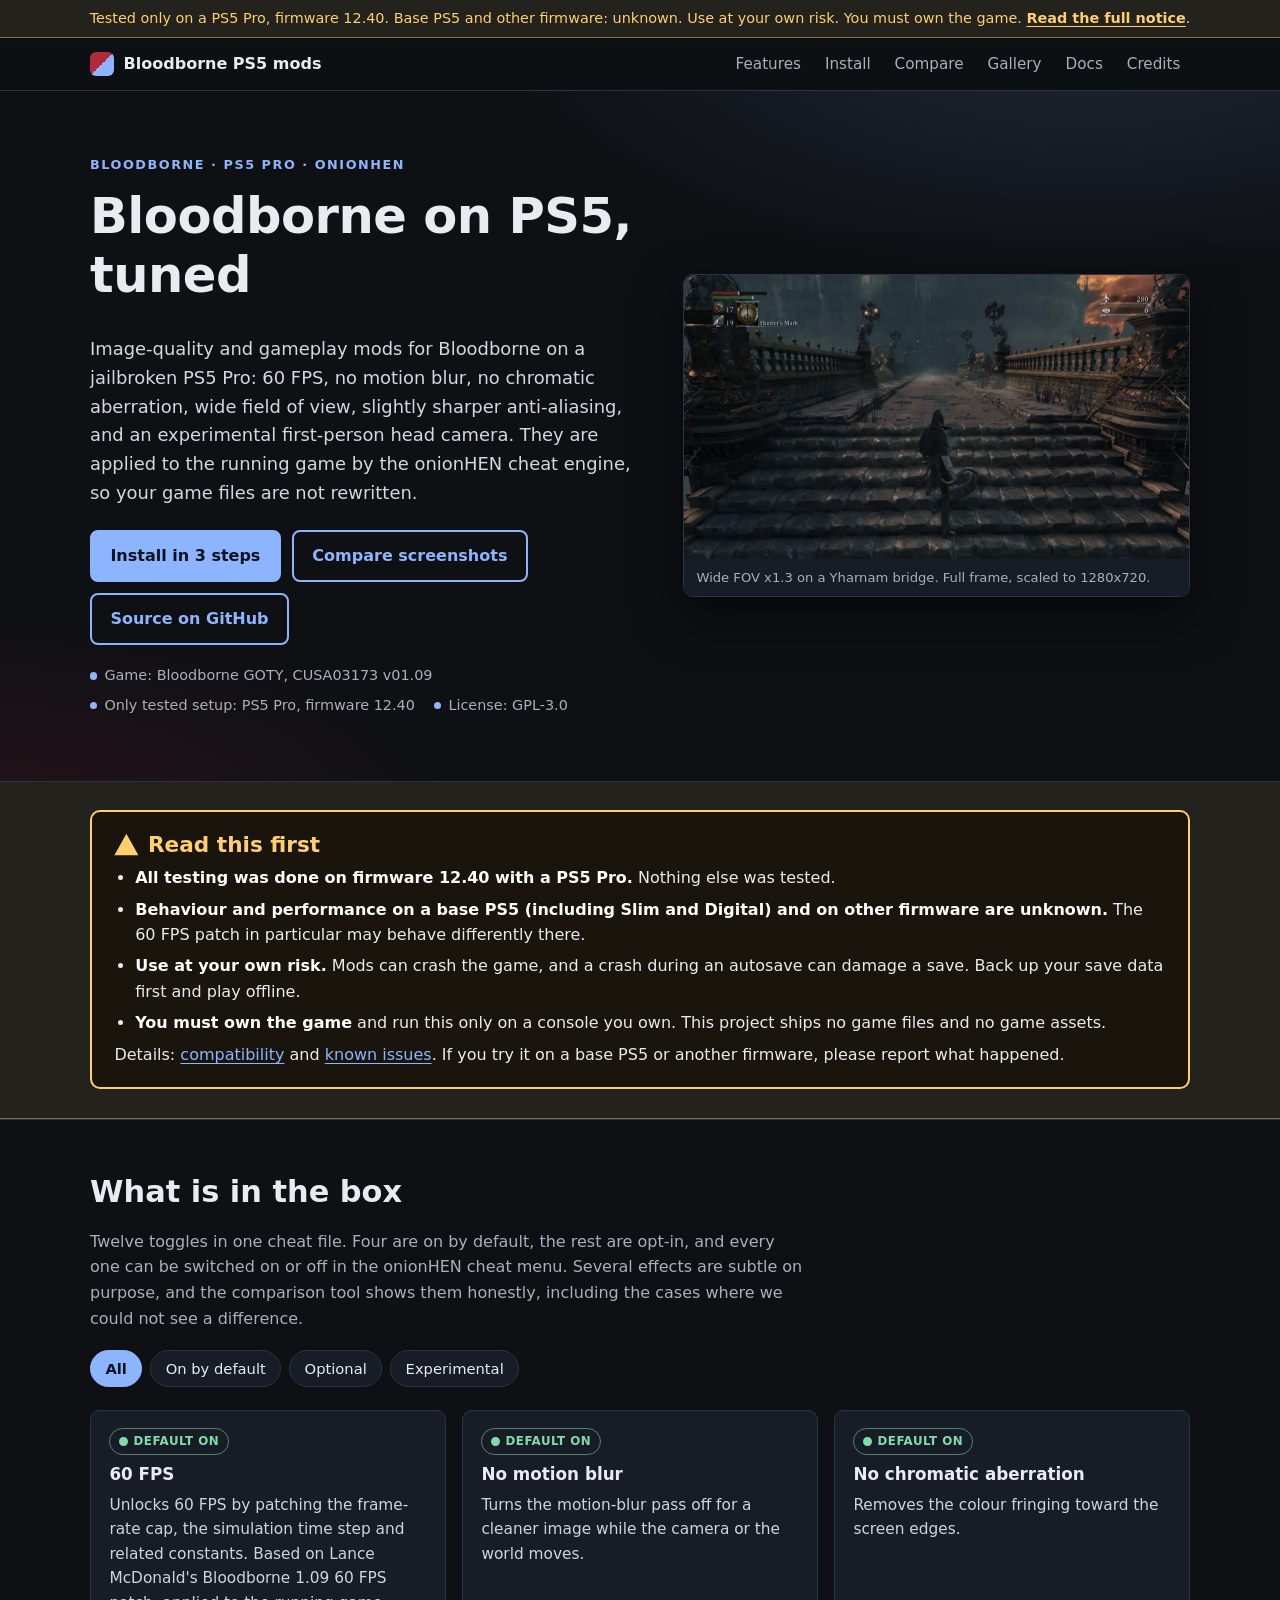
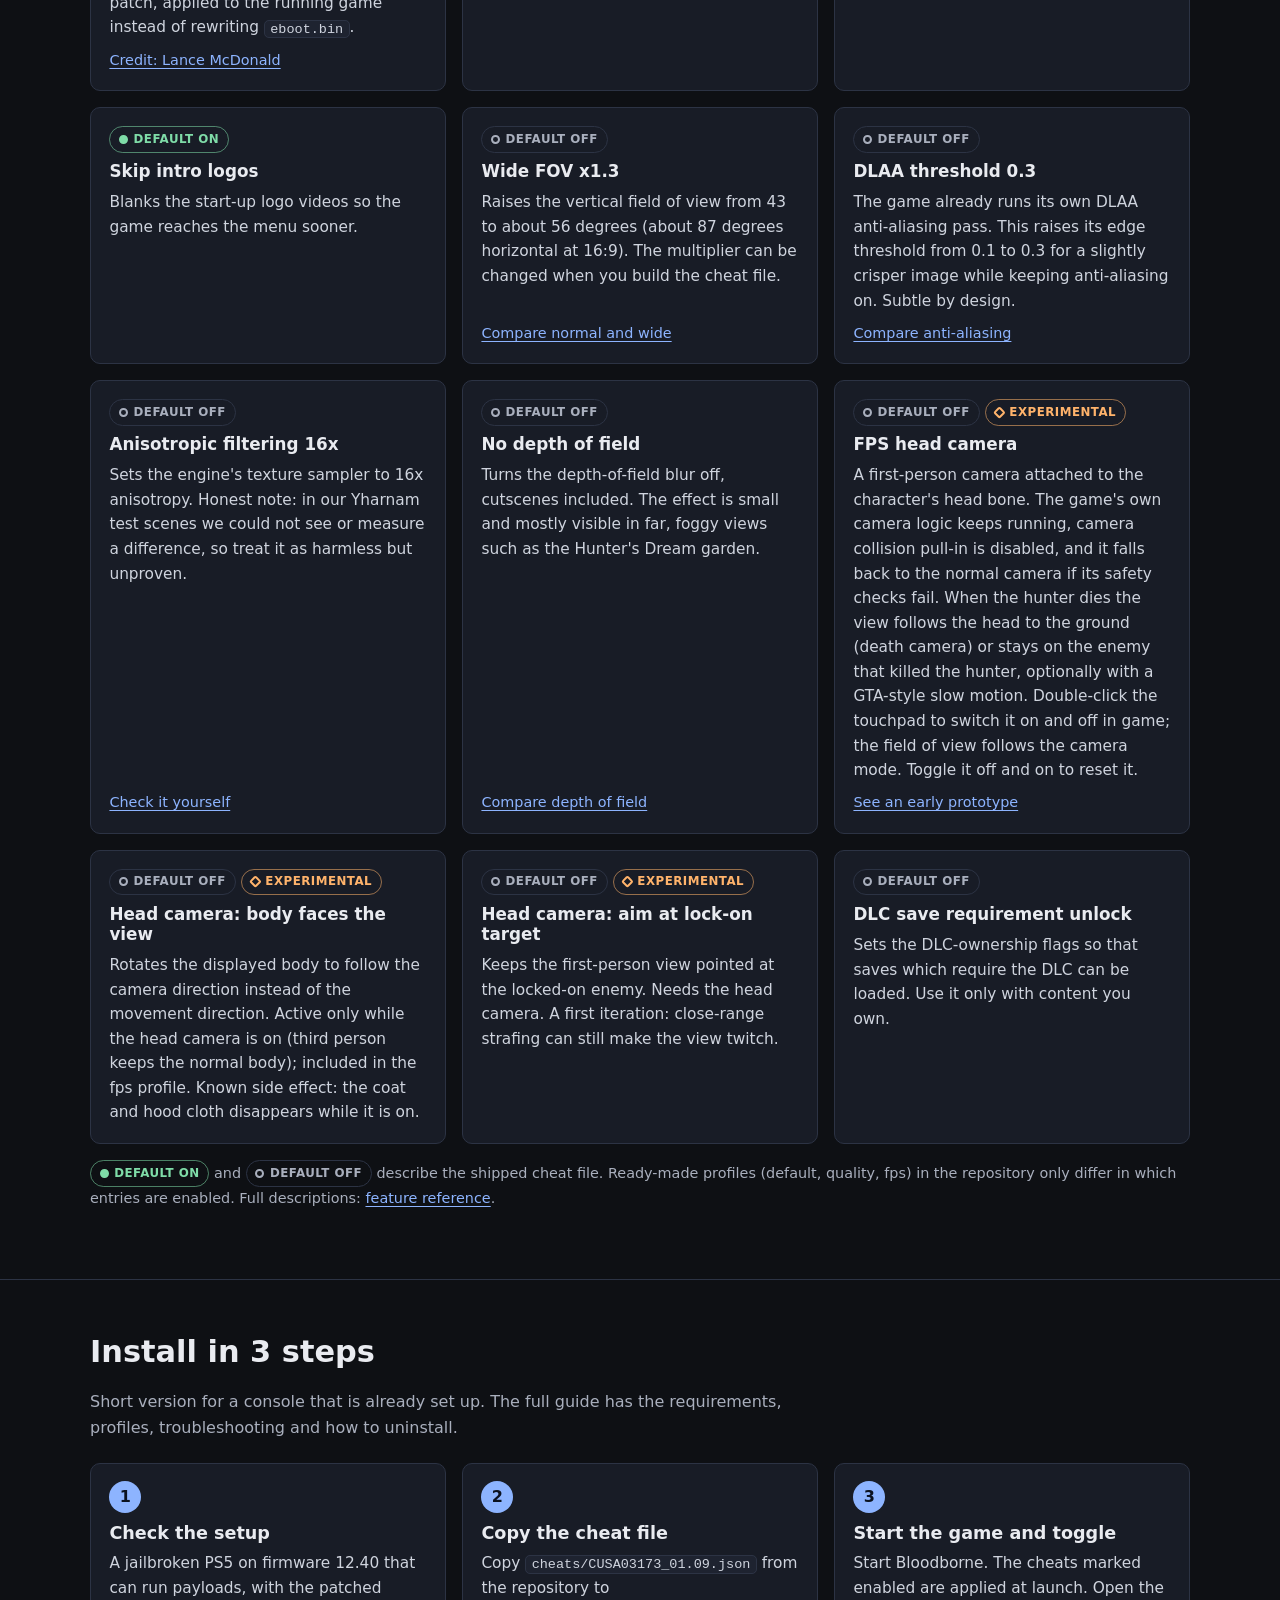
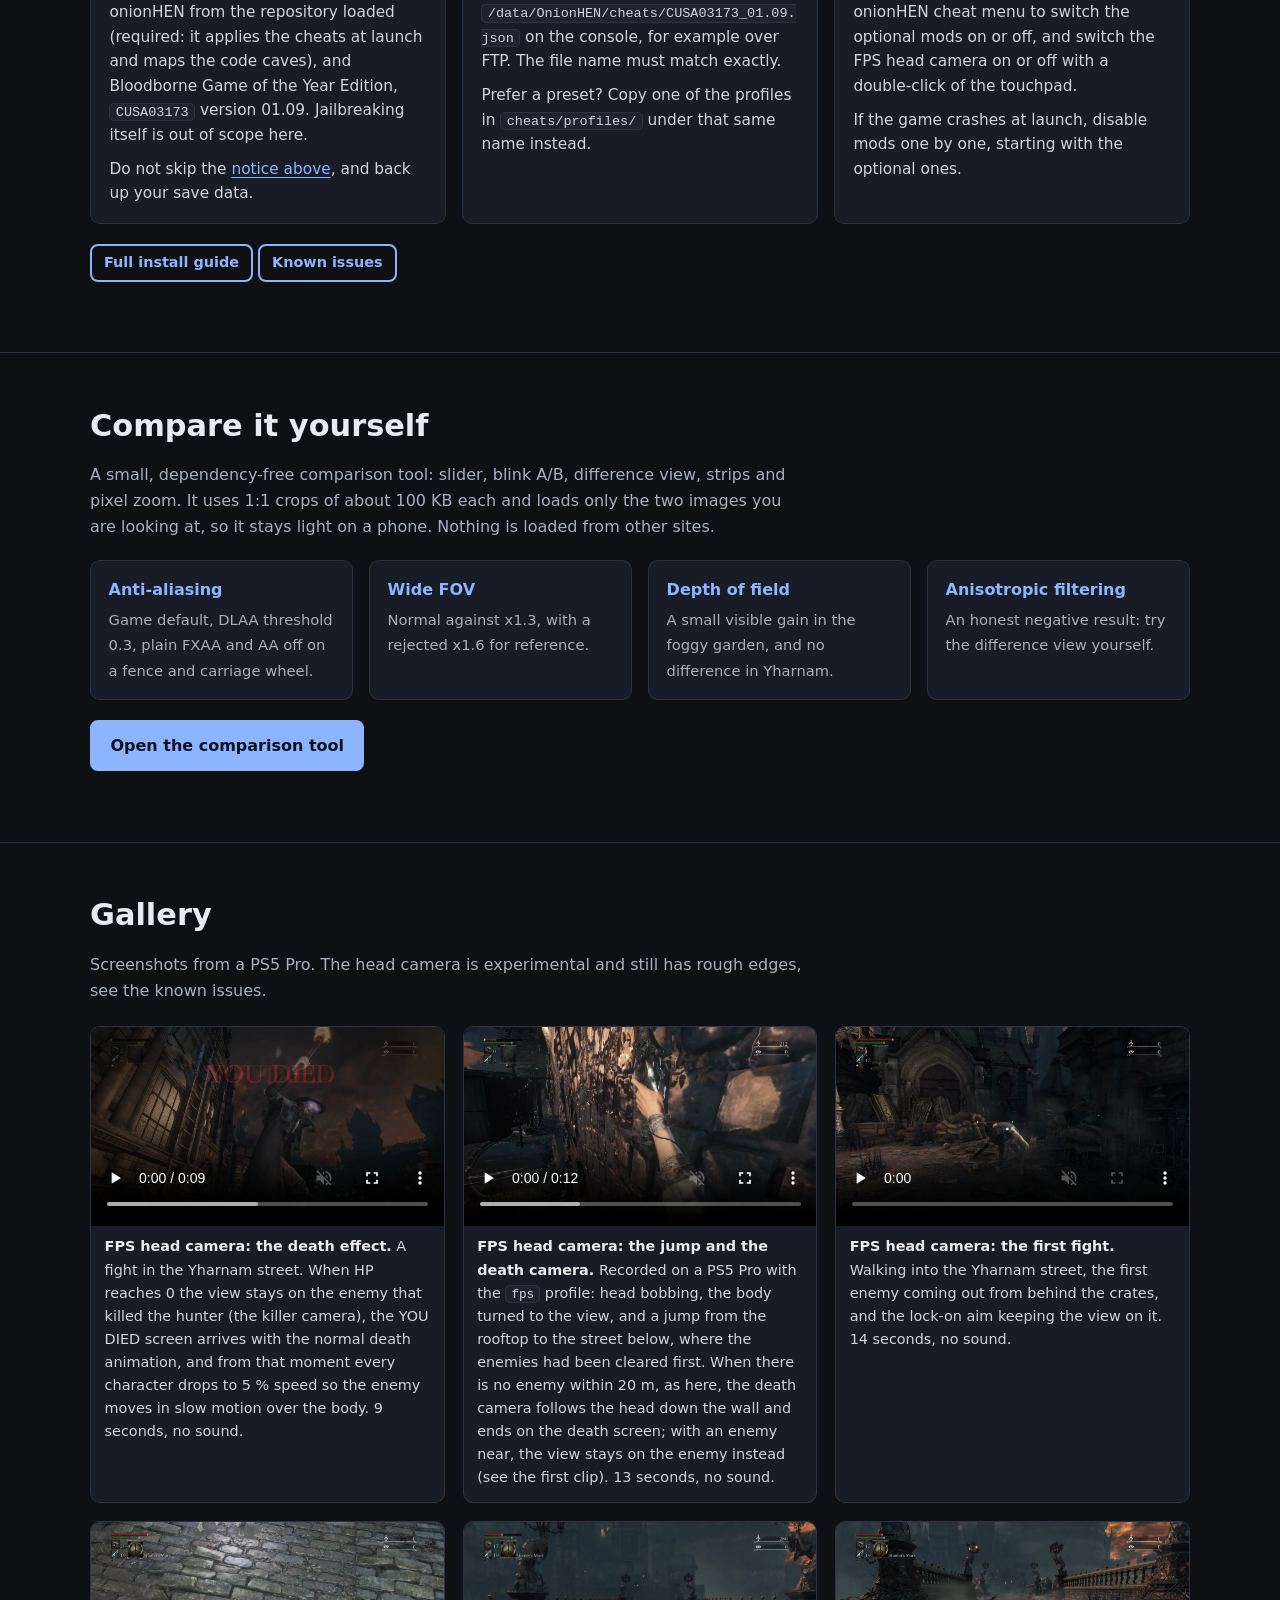
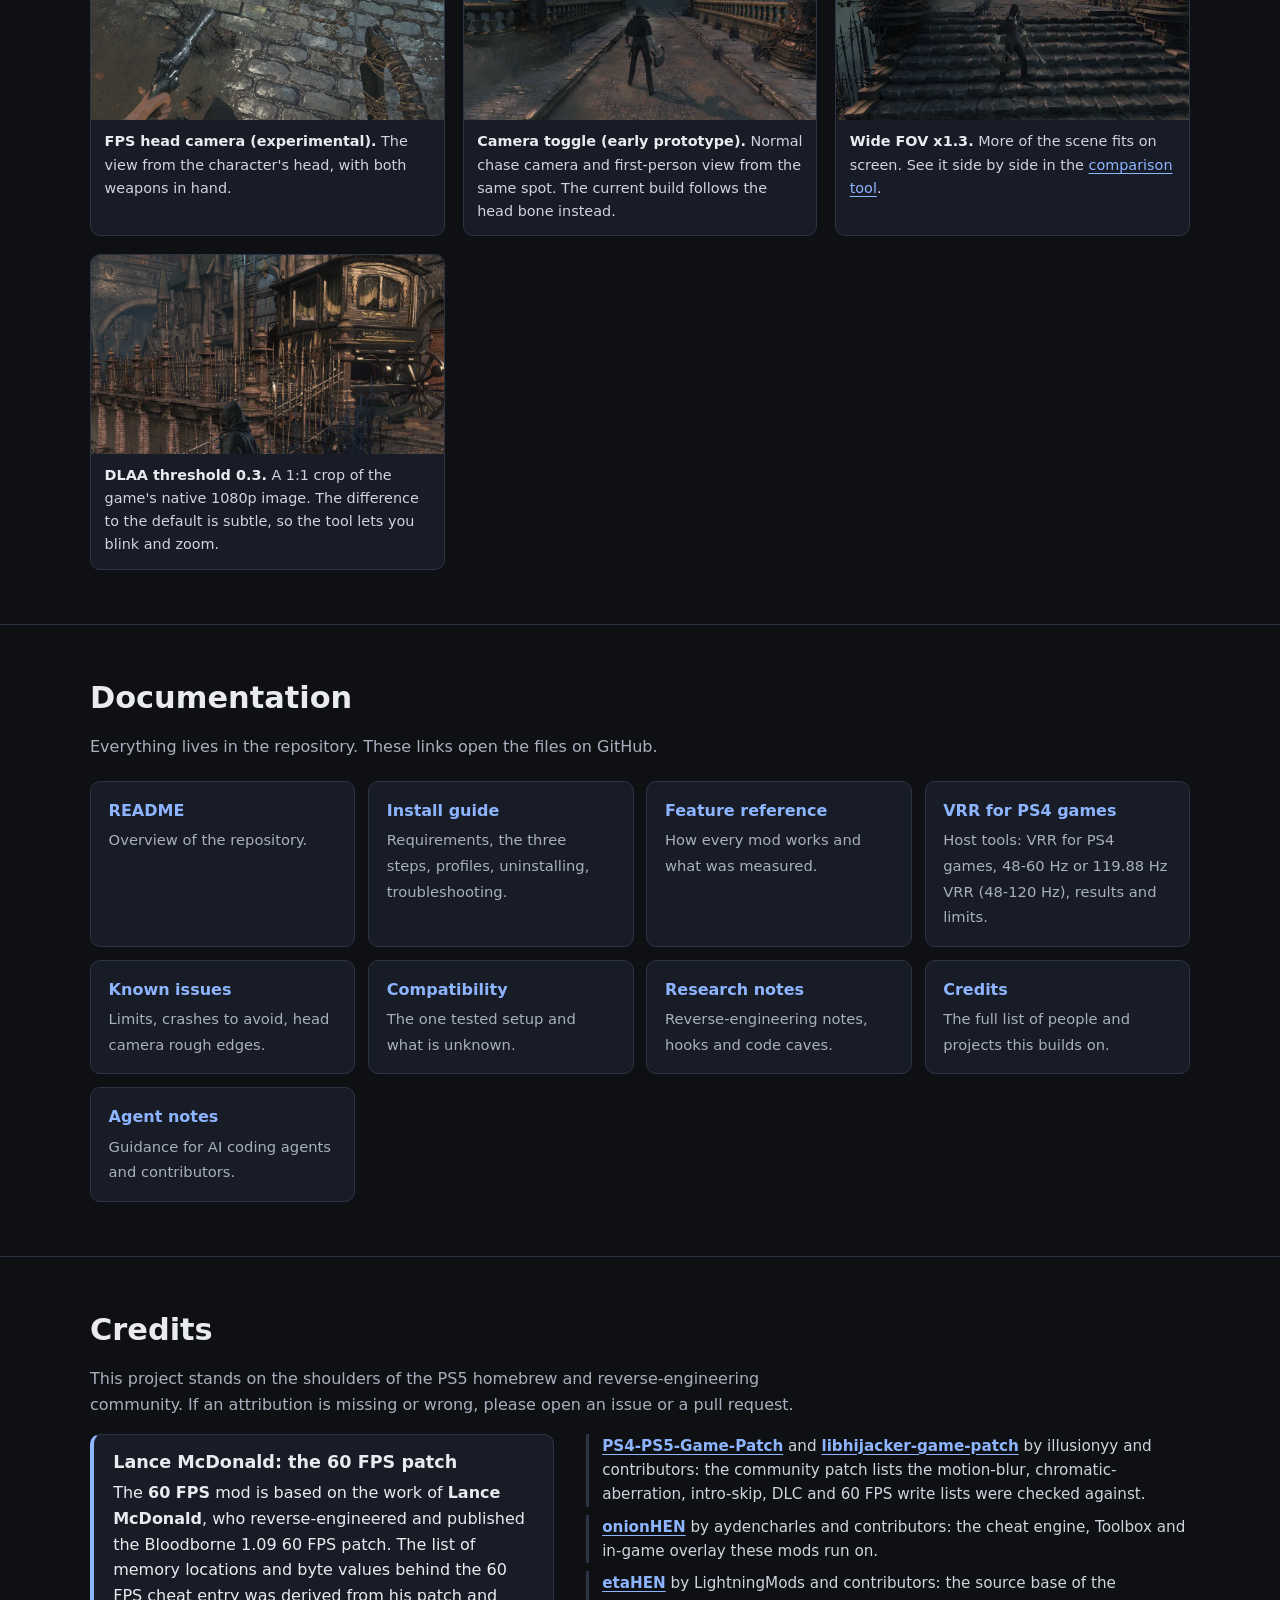
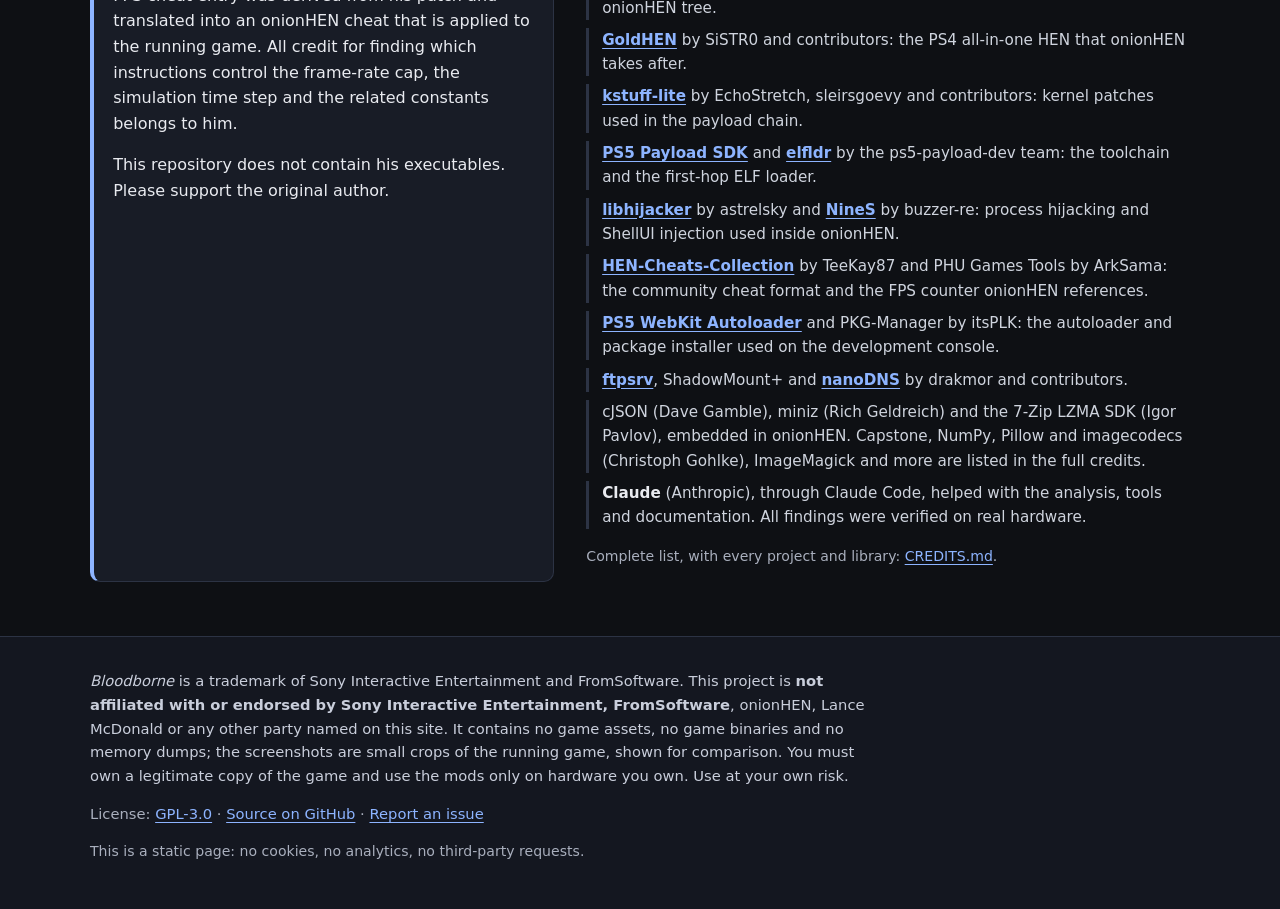
<file: site/index.html>
<!DOCTYPE html>
<html lang="en">
<head>
<meta charset="utf-8">
<meta name="viewport" content="width=device-width, initial-scale=1">
<title>Bloodborne PS5 mods - 60 FPS, sharper image, experimental first-person camera</title>
<meta name="description" content="Image-quality and gameplay mods for Bloodborne on a jailbroken PS5 Pro, applied at runtime with the onionHEN cheat engine. Tested only on a PS5 Pro with firmware 12.40. Use at your own risk.">
<meta name="theme-color" content="#0e1014">
<link rel="icon" href="assets/favicon.svg" type="image/svg+xml">
<link rel="stylesheet" href="style.css">
<script src="app.js" defer></script>
</head>
<body>
<a class="skip-link" href="#main">Skip to the content</a>

<div class="topnote" role="note">Tested only on a PS5 Pro, firmware 12.40. Base PS5 and other firmware: unknown. Use at your own risk. You must own the game. <a href="#disclaimer">Read the full notice</a>.</div>

<header class="site-header">
  <div class="wrap">
    <a class="brand" href="index.html"><span class="brand-mark" aria-hidden="true"></span>Bloodborne PS5 mods</a>
    <nav class="nav" aria-label="Main">
      <ul>
        <li><a href="#features">Features</a></li>
        <li><a href="#install">Install</a></li>
        <li><a href="compare.html">Compare</a></li>
        <li><a href="#gallery">Gallery</a></li>
        <li><a href="#docs">Docs</a></li>
        <li><a href="#credits">Credits</a></li>
      </ul>
    </nav>
  </div>
</header>

<main id="main">

<div class="hero">
  <div class="wrap hero-grid">
    <div>
      <p class="eyebrow">Bloodborne &middot; PS5 Pro &middot; onionHEN</p>
      <h1>Bloodborne on PS5, tuned</h1>
      <p class="lead">Image-quality and gameplay mods for Bloodborne on a jailbroken PS5 Pro: 60 FPS, no motion blur, no chromatic aberration, wide field of view, slightly sharper anti-aliasing, and an experimental first-person head camera. They are applied to the running game by the onionHEN cheat engine, so your game files are not rewritten.</p>
      <div class="hero-actions">
        <a class="btn" href="#install">Install in 3 steps</a>
        <a class="btn secondary" href="compare.html">Compare screenshots</a>
        <a class="btn secondary" href="https://github.com/alfaiotadev/bloodborne-ps5-mods">Source on GitHub</a>
      </div>
      <ul class="hero-facts">
        <li>Game: Bloodborne GOTY, CUSA03173 v01.09</li>
        <li>Only tested setup: PS5 Pro, firmware 12.40</li>
        <li>License: GPL-3.0</li>
      </ul>
    </div>
    <figure class="hero-shot">
      <img src="assets/cmp/fov_b_x13.webp" width="1280" height="720" alt="Bloodborne on the stone bridge in Yharnam with the wide field of view: balustrades, lamp posts and a burning sunset sky fill the frame, the hunter stands on the stairs." fetchpriority="high" decoding="async">
      <figcaption>Wide FOV x1.3 on a Yharnam bridge. Full frame, scaled to 1280x720.</figcaption>
    </figure>
  </div>
</div>

<section class="disclaimer" id="disclaimer" aria-labelledby="disclaimer-title">
  <div class="wrap">
    <div class="box">
      <h2 id="disclaimer-title"><span class="tri" aria-hidden="true"></span>Read this first</h2>
      <ul>
        <li><strong>All testing was done on firmware 12.40 with a PS5 Pro.</strong> Nothing else was tested.</li>
        <li><strong>Behaviour and performance on a base PS5 (including Slim and Digital) and on other firmware are unknown.</strong> The 60 FPS patch in particular may behave differently there.</li>
        <li><strong>Use at your own risk.</strong> Mods can crash the game, and a crash during an autosave can damage a save. Back up your save data first and play offline.</li>
        <li><strong>You must own the game</strong> and run this only on a console you own. This project ships no game files and no game assets.</li>
      </ul>
      <p>Details: <a href="https://github.com/alfaiotadev/bloodborne-ps5-mods/blob/main/docs/compatibility.md">compatibility</a> and <a href="https://github.com/alfaiotadev/bloodborne-ps5-mods/blob/main/docs/known-issues.md">known issues</a>. If you try it on a base PS5 or another firmware, please report what happened.</p>
    </div>
  </div>
</section>

<section id="features" aria-labelledby="features-title">
  <div class="wrap">
    <h2 id="features-title">What is in the box</h2>
    <p class="section-intro">Twelve toggles in one cheat file. Four are on by default, the rest are opt-in, and every one can be switched on or off in the onionHEN cheat menu. Several effects are subtle on purpose, and the comparison tool shows them honestly, including the cases where we could not see a difference.</p>

    <div class="chips" role="group" aria-label="Filter the mods">
      <button type="button" class="chip" data-filter="all" aria-pressed="true">All</button>
      <button type="button" class="chip" data-filter="default" aria-pressed="false">On by default</button>
      <button type="button" class="chip" data-filter="optional" aria-pressed="false">Optional</button>
      <button type="button" class="chip" data-filter="experimental" aria-pressed="false">Experimental</button>
    </div>
    <p class="visually-hidden" id="filter-status" role="status" aria-live="polite"></p>

    <ul class="cards">
      <li class="card" data-group="default">
        <div class="badges"><span class="badge on">Default on</span></div>
        <h3>60 FPS</h3>
        <p>Unlocks 60 FPS by patching the frame-rate cap, the simulation time step and related constants. Based on Lance McDonald's Bloodborne 1.09 60 FPS patch, applied to the running game instead of rewriting <code>eboot.bin</code>.</p>
        <a class="more" href="#credits">Credit: Lance McDonald</a>
      </li>
      <li class="card" data-group="default">
        <div class="badges"><span class="badge on">Default on</span></div>
        <h3>No motion blur</h3>
        <p>Turns the motion-blur pass off for a cleaner image while the camera or the world moves.</p>
      </li>
      <li class="card" data-group="default">
        <div class="badges"><span class="badge on">Default on</span></div>
        <h3>No chromatic aberration</h3>
        <p>Removes the colour fringing toward the screen edges.</p>
      </li>
      <li class="card" data-group="default">
        <div class="badges"><span class="badge on">Default on</span></div>
        <h3>Skip intro logos</h3>
        <p>Blanks the start-up logo videos so the game reaches the menu sooner.</p>
      </li>
      <li class="card" data-group="optional">
        <div class="badges"><span class="badge off">Default off</span></div>
        <h3>Wide FOV x1.3</h3>
        <p>Raises the vertical field of view from 43 to about 56 degrees (about 87 degrees horizontal at 16:9). The multiplier can be changed when you build the cheat file.</p>
        <a class="more" href="compare.html#set=fov&amp;scene=fov-a">Compare normal and wide</a>
      </li>
      <li class="card" data-group="optional">
        <div class="badges"><span class="badge off">Default off</span></div>
        <h3>DLAA threshold 0.3</h3>
        <p>The game already runs its own DLAA anti-aliasing pass. This raises its edge threshold from 0.1 to 0.3 for a slightly crisper image while keeping anti-aliasing on. Subtle by design.</p>
        <a class="more" href="compare.html#set=aa&amp;scene=aa-fence">Compare anti-aliasing</a>
      </li>
      <li class="card" data-group="optional">
        <div class="badges"><span class="badge off">Default off</span></div>
        <h3>Anisotropic filtering 16x</h3>
        <p>Sets the engine's texture sampler to 16x anisotropy. Honest note: in our Yharnam test scenes we could not see or measure a difference, so treat it as harmless but unproven.</p>
        <a class="more" href="compare.html#set=aniso&amp;scene=aniso-steps">Check it yourself</a>
      </li>
      <li class="card" data-group="optional">
        <div class="badges"><span class="badge off">Default off</span></div>
        <h3>No depth of field</h3>
        <p>Turns the depth-of-field blur off, cutscenes included. The effect is small and mostly visible in far, foggy views such as the Hunter's Dream garden.</p>
        <a class="more" href="compare.html#set=dof&amp;scene=dof-fence">Compare depth of field</a>
      </li>
      <li class="card" data-group="optional experimental">
        <div class="badges"><span class="badge off">Default off</span><span class="badge exp">Experimental</span></div>
        <h3>FPS head camera</h3>
        <p>A first-person camera attached to the character's head bone. The game's own camera logic keeps running, camera collision pull-in is disabled, and it falls back to the normal camera if its safety checks fail. When the hunter dies the view follows the head to the ground (death camera) or stays on the enemy that killed the hunter, optionally with a GTA-style slow motion. Double-click the touchpad to switch it on and off in game; the field of view follows the camera mode. Toggle it off and on to reset it.</p>
        <a class="more" href="compare.html#set=cam&amp;scene=cam-proto">See an early prototype</a>
      </li>
      <li class="card" data-group="optional experimental">
        <div class="badges"><span class="badge off">Default off</span><span class="badge exp">Experimental</span></div>
        <h3>Head camera: body faces the view</h3>
        <p>Rotates the displayed body to follow the camera direction instead of the movement direction. Active only while the head camera is on (third person keeps the normal body); included in the fps profile. Known side effect: the coat and hood cloth disappears while it is on.</p>
      </li>
      <li class="card" data-group="optional experimental">
        <div class="badges"><span class="badge off">Default off</span><span class="badge exp">Experimental</span></div>
        <h3>Head camera: aim at lock-on target</h3>
        <p>Keeps the first-person view pointed at the locked-on enemy. Needs the head camera. A first iteration: close-range strafing can still make the view twitch.</p>
      </li>
      <li class="card" data-group="optional">
        <div class="badges"><span class="badge off">Default off</span></div>
        <h3>DLC save requirement unlock</h3>
        <p>Sets the DLC-ownership flags so that saves which require the DLC can be loaded. Use it only with content you own.</p>
      </li>
    </ul>
    <p class="legend-note"><span class="badge on">Default on</span> and <span class="badge off">Default off</span> describe the shipped cheat file. Ready-made profiles (default, quality, fps) in the repository only differ in which entries are enabled. Full descriptions: <a href="https://github.com/alfaiotadev/bloodborne-ps5-mods/blob/main/docs/features.md">feature reference</a>.</p>
  </div>
</section>

<section id="install" aria-labelledby="install-title">
  <div class="wrap">
    <h2 id="install-title">Install in 3 steps</h2>
    <p class="section-intro">Short version for a console that is already set up. The full guide has the requirements, profiles, troubleshooting and how to uninstall.</p>
    <ol class="steps">
      <li>
        <h3>Check the setup</h3>
        <p>A jailbroken PS5 on firmware 12.40 that can run payloads, with the patched onionHEN from the repository loaded (required: it applies the cheats at launch and maps the code caves), and Bloodborne Game of the Year Edition, <code>CUSA03173</code> version 01.09. Jailbreaking itself is out of scope here.</p>
        <p>Do not skip the <a href="#disclaimer">notice above</a>, and back up your save data.</p>
      </li>
      <li>
        <h3>Copy the cheat file</h3>
        <p>Copy <code>cheats/CUSA03173_01.09.json</code> from the repository to <code>/data/OnionHEN/cheats/CUSA03173_01.09.json</code> on the console, for example over FTP. The file name must match exactly.</p>
        <p>Prefer a preset? Copy one of the profiles in <code>cheats/profiles/</code> under that same name instead.</p>
      </li>
      <li>
        <h3>Start the game and toggle</h3>
        <p>Start Bloodborne. The cheats marked enabled are applied at launch. Open the onionHEN cheat menu to switch the optional mods on or off, and switch the FPS head camera on or off with a double-click of the touchpad.</p>
        <p>If the game crashes at launch, disable mods one by one, starting with the optional ones.</p>
      </li>
    </ol>
    <p style="margin-top:1.2rem"><a class="btn secondary small" href="https://github.com/alfaiotadev/bloodborne-ps5-mods/blob/main/docs/install.md">Full install guide</a>
      <a class="btn secondary small" href="https://github.com/alfaiotadev/bloodborne-ps5-mods/blob/main/docs/known-issues.md">Known issues</a></p>
  </div>
</section>

<section id="compare" aria-labelledby="compare-title">
  <div class="wrap">
    <h2 id="compare-title">Compare it yourself</h2>
    <p class="section-intro">A small, dependency-free comparison tool: slider, blink A/B, difference view, strips and pixel zoom. It uses 1:1 crops of about 100 KB each and loads only the two images you are looking at, so it stays light on a phone. Nothing is loaded from other sites.</p>
    <ul class="tiles">
      <li><a class="tile" href="compare.html#set=aa&amp;scene=aa-fence"><strong>Anti-aliasing</strong><span>Game default, DLAA threshold 0.3, plain FXAA and AA off on a fence and carriage wheel.</span></a></li>
      <li><a class="tile" href="compare.html#set=fov&amp;scene=fov-a&amp;mode=blink"><strong>Wide FOV</strong><span>Normal against x1.3, with a rejected x1.6 for reference.</span></a></li>
      <li><a class="tile" href="compare.html#set=dof&amp;scene=dof-fence"><strong>Depth of field</strong><span>A small visible gain in the foggy garden, and no difference in Yharnam.</span></a></li>
      <li><a class="tile" href="compare.html#set=aniso&amp;scene=aniso-steps&amp;mode=diff"><strong>Anisotropic filtering</strong><span>An honest negative result: try the difference view yourself.</span></a></li>
    </ul>
    <p style="margin-top:1.2rem"><a class="btn" href="compare.html">Open the comparison tool</a></p>
  </div>
</section>

<section id="gallery" aria-labelledby="gallery-title">
  <div class="wrap">
    <h2 id="gallery-title">Gallery</h2>
    <p class="section-intro">Screenshots from a PS5 Pro. The head camera is experimental and still has rough edges, see the known issues.</p>
    <ul class="gallery">
      <li>
        <figure>
          <video controls muted loop playsinline preload="metadata" width="1280" height="720" poster="assets/media/fps-death-effect-poster.webp" aria-label="Clip of the FPS head camera in a fight: the hunter is killed, the view stays on the enemy that killed him, the YOU DIED screen arrives and the enemy moves on in slow motion">
            <source src="assets/media/fps-death-effect.webm" type="video/webm">
            <img src="assets/media/fps-death-effect.webp" width="640" height="360" alt="Animated clip of the FPS head camera in a fight: the hunter is killed, the view stays on the enemy that killed him, the YOU DIED screen arrives and the enemy moves on in slow motion">
          </video>
          <figcaption><strong>FPS head camera: the death effect.</strong> A fight in the Yharnam street. When HP reaches 0 the view stays on the enemy that killed the hunter (the killer camera), the YOU DIED screen arrives with the normal death animation, and from that moment every character drops to 5 % speed so the enemy moves in slow motion over the body. 9 seconds, no sound.</figcaption>
        </figure>
      </li>
      <li>
        <figure>
          <video controls muted loop playsinline preload="metadata" width="1280" height="720" poster="assets/media/fps-ladder-jump-poster.webp" aria-label="Clip of the FPS head camera: walking along the Yharnam rooftop, looking over the edge, jumping down and dying; the death camera follows the head to the ground, ending on the death screen">
            <source src="assets/media/fps-ladder-jump.webm" type="video/webm">
            <img src="assets/media/fps-ladder-jump.webp" width="640" height="360" alt="Animated clip of the FPS head camera: walking along the Yharnam rooftop, looking over the edge, jumping down and dying; the death camera follows the head to the ground, ending on the death screen">
          </video>
          <figcaption><strong>FPS head camera: the jump and the death camera.</strong> Recorded on a PS5 Pro with the <code>fps</code> profile: head bobbing, the body turned to the view, and a jump from the rooftop to the street below, where the enemies had been cleared first. When there is no enemy within 20 m, as here, the death camera follows the head down the wall and ends on the death screen; with an enemy near, the view stays on the enemy instead (see the first clip). 13 seconds, no sound.</figcaption>
        </figure>
      </li>
      <li>
        <figure>
          <video controls muted loop playsinline preload="none" width="1280" height="720" poster="assets/media/fps-first-enemy-poster.webp" aria-label="Clip of the FPS head camera in a fight: walking into the Yharnam street, the first enemy coming out from behind the crates, locking on and defeating it">
            <source src="assets/media/fps-first-enemy.webm" type="video/webm">
            <img src="assets/media/fps-first-enemy-poster.webp" width="1280" height="720" alt="First-person view in Yharnam facing the first enemy near the crates, with its health bar and the lock-on marker visible; the video is not supported by this browser">
          </video>
          <figcaption><strong>FPS head camera: the first fight.</strong> Walking into the Yharnam street, the first enemy coming out from behind the crates, and the lock-on aim keeping the view on it. 14 seconds, no sound.</figcaption>
        </figure>
      </li>
      <li>
        <figure>
          <img src="assets/gallery/headcam.webp" width="1280" height="720" loading="lazy" decoding="async" alt="First-person head camera view looking down at wet cobblestones, with a pistol in the left hand and a wrapped weapon handle in the right.">
          <figcaption><strong>FPS head camera (experimental).</strong> The view from the character's head, with both weapons in hand.</figcaption>
        </figure>
      </li>
      <li>
        <figure>
          <picture>
            <source media="(prefers-reduced-motion: reduce)" srcset="assets/cmp/cam_fps.webp">
            <img src="assets/gallery/camera_toggle.webp" width="960" height="540" loading="lazy" decoding="async" alt="Animation that switches between the normal third-person camera behind the hunter and the first-person camera on a stone bridge.">
          </picture>
          <figcaption><strong>Camera toggle (early prototype).</strong> Normal chase camera and first-person view from the same spot. The current build follows the head bone instead.</figcaption>
        </figure>
      </li>
      <li>
        <figure>
          <img src="assets/cmp/fov_a_x13.webp" width="1280" height="720" loading="lazy" decoding="async" alt="Stone bridge stairs with the wide field of view: balustrades and lamp posts spread toward the screen edges under an orange sky.">
          <figcaption><strong>Wide FOV x1.3.</strong> More of the scene fits on screen. See it side by side in the <a href="compare.html#set=fov&amp;scene=fov-a">comparison tool</a>.</figcaption>
        </figure>
      </li>
      <li>
        <figure>
          <img src="assets/cmp/aa_fence_thr03.webp" width="960" height="540" loading="lazy" decoding="async" alt="Close-up crop of a wrought-iron fence with sharp spike tips, a carriage and a wagon wheel, rendered with the DLAA threshold raised to 0.3.">
          <figcaption><strong>DLAA threshold 0.3.</strong> A 1:1 crop of the game's native 1080p image. The difference to the default is subtle, so the tool lets you blink and zoom.</figcaption>
        </figure>
      </li>
    </ul>
  </div>
</section>

<section id="docs" aria-labelledby="docs-title">
  <div class="wrap">
    <h2 id="docs-title">Documentation</h2>
    <p class="section-intro">Everything lives in the repository. These links open the files on GitHub.</p>
    <ul class="doc-links">
      <li><a class="tile" href="https://github.com/alfaiotadev/bloodborne-ps5-mods/blob/main/README.md"><strong>README</strong><span>Overview of the repository.</span></a></li>
      <li><a class="tile" href="https://github.com/alfaiotadev/bloodborne-ps5-mods/blob/main/docs/install.md"><strong>Install guide</strong><span>Requirements, the three steps, profiles, uninstalling, troubleshooting.</span></a></li>
      <li><a class="tile" href="https://github.com/alfaiotadev/bloodborne-ps5-mods/blob/main/docs/features.md"><strong>Feature reference</strong><span>How every mod works and what was measured.</span></a></li>
      <li><a class="tile" href="https://github.com/alfaiotadev/bloodborne-ps5-mods/blob/main/docs/vrr.md"><strong>VRR for PS4 games</strong><span>Host tools: VRR for PS4 games, 48-60 Hz or 119.88 Hz VRR (48-120 Hz), results and limits.</span></a></li>
      <li><a class="tile" href="https://github.com/alfaiotadev/bloodborne-ps5-mods/blob/main/docs/known-issues.md"><strong>Known issues</strong><span>Limits, crashes to avoid, head camera rough edges.</span></a></li>
      <li><a class="tile" href="https://github.com/alfaiotadev/bloodborne-ps5-mods/blob/main/docs/compatibility.md"><strong>Compatibility</strong><span>The one tested setup and what is unknown.</span></a></li>
      <li><a class="tile" href="https://github.com/alfaiotadev/bloodborne-ps5-mods/blob/main/docs/research/README.md"><strong>Research notes</strong><span>Reverse-engineering notes, hooks and code caves.</span></a></li>
      <li><a class="tile" href="https://github.com/alfaiotadev/bloodborne-ps5-mods/blob/main/CREDITS.md"><strong>Credits</strong><span>The full list of people and projects this builds on.</span></a></li>
      <li><a class="tile" href="https://github.com/alfaiotadev/bloodborne-ps5-mods/blob/main/AGENTS.md"><strong>Agent notes</strong><span>Guidance for AI coding agents and contributors.</span></a></li>
    </ul>
  </div>
</section>

<section id="credits" aria-labelledby="credits-title">
  <div class="wrap">
    <h2 id="credits-title">Credits</h2>
    <p class="section-intro">This project stands on the shoulders of the PS5 homebrew and reverse-engineering community. If an attribution is missing or wrong, please open an issue or a pull request.</p>
    <div class="credits-grid">
      <div class="pull">
        <h3>Lance McDonald: the 60 FPS patch</h3>
        <p>The <strong>60 FPS</strong> mod is based on the work of <strong>Lance McDonald</strong>, who reverse-engineered and published the Bloodborne 1.09 60 FPS patch. The list of memory locations and byte values behind the 60 FPS cheat entry was derived from his patch and translated into an onionHEN cheat that is applied to the running game. All credit for finding which instructions control the frame-rate cap, the simulation time step and the related constants belongs to him.</p>
        <p>This repository does not contain his executables. Please support the original author.</p>
      </div>
      <div>
        <ul class="credit-list">
          <li><strong><a href="https://github.com/illusionyy/PS4-PS5-Game-Patch">PS4-PS5-Game-Patch</a></strong> and <strong><a href="https://github.com/illusionyy/libhijacker-game-patch">libhijacker-game-patch</a></strong> by illusionyy and contributors: the community patch lists the motion-blur, chromatic-aberration, intro-skip, DLC and 60 FPS write lists were checked against.</li>
          <li><strong><a href="https://github.com/aydencharles/onionHEN">onionHEN</a></strong> by aydencharles and contributors: the cheat engine, Toolbox and in-game overlay these mods run on.</li>
          <li><strong><a href="https://github.com/LightningMods/etaHEN">etaHEN</a></strong> by LightningMods and contributors: the source base of the onionHEN tree.</li>
          <li><strong><a href="https://github.com/GoldHEN/GoldHEN">GoldHEN</a></strong> by SiSTR0 and contributors: the PS4 all-in-one HEN that onionHEN takes after.</li>
          <li><strong><a href="https://github.com/EchoStretch/kstuff-lite">kstuff-lite</a></strong> by EchoStretch, sleirsgoevy and contributors: kernel patches used in the payload chain.</li>
          <li><strong><a href="https://github.com/ps5-payload-dev/sdk">PS5 Payload SDK</a></strong> and <strong><a href="https://github.com/ps5-payload-dev/elfldr">elfldr</a></strong> by the ps5-payload-dev team: the toolchain and the first-hop ELF loader.</li>
          <li><strong><a href="https://github.com/astrelsky/libhijacker">libhijacker</a></strong> by astrelsky and <strong><a href="https://github.com/buzzer-re/NineS">NineS</a></strong> by buzzer-re: process hijacking and ShellUI injection used inside onionHEN.</li>
          <li><strong><a href="https://github.com/TeeKay87/HEN-Cheats-Collection">HEN-Cheats-Collection</a></strong> by TeeKay87 and PHU Games Tools by ArkSama: the community cheat format and the FPS counter onionHEN references.</li>
          <li><strong><a href="https://github.com/itsPLK/ps5-webkit-autoloader">PS5 WebKit Autoloader</a></strong> and PKG-Manager by itsPLK: the autoloader and package installer used on the development console.</li>
          <li><strong><a href="https://github.com/drakmor/ftpsrv">ftpsrv</a></strong>, ShadowMount+ and <strong><a href="https://github.com/drakmor/nanoDNS">nanoDNS</a></strong> by drakmor and contributors.</li>
          <li>cJSON (Dave Gamble), miniz (Rich Geldreich) and the 7-Zip LZMA SDK (Igor Pavlov), embedded in onionHEN. Capstone, NumPy, Pillow and imagecodecs (Christoph Gohlke), ImageMagick and more are listed in the full credits.</li>
          <li><strong>Claude</strong> (Anthropic), through Claude Code, helped with the analysis, tools and documentation. All findings were verified on real hardware.</li>
        </ul>
        <p class="small" style="margin-top:1rem">Complete list, with every project and library: <a href="https://github.com/alfaiotadev/bloodborne-ps5-mods/blob/main/CREDITS.md">CREDITS.md</a>.</p>
      </div>
    </div>
  </div>
</section>

</main>

<footer class="site-footer">
  <div class="wrap">
    <p class="legal"><em>Bloodborne</em> is a trademark of Sony Interactive Entertainment and FromSoftware. This project is <strong>not affiliated with or endorsed by Sony Interactive Entertainment, FromSoftware</strong>, onionHEN, Lance McDonald or any other party named on this site. It contains no game assets, no game binaries and no memory dumps; the screenshots are small crops of the running game, shown for comparison. You must own a legitimate copy of the game and use the mods only on hardware you own. Use at your own risk.</p>
    <p>License: <a href="https://github.com/alfaiotadev/bloodborne-ps5-mods/blob/main/LICENSE">GPL-3.0</a> &middot; <a href="https://github.com/alfaiotadev/bloodborne-ps5-mods">Source on GitHub</a> &middot; <a href="https://github.com/alfaiotadev/bloodborne-ps5-mods/issues">Report an issue</a></p>
    <p class="small">This is a static page: no cookies, no analytics, no third-party requests.</p>
  </div>
</footer>
</body>
</html>
</file>
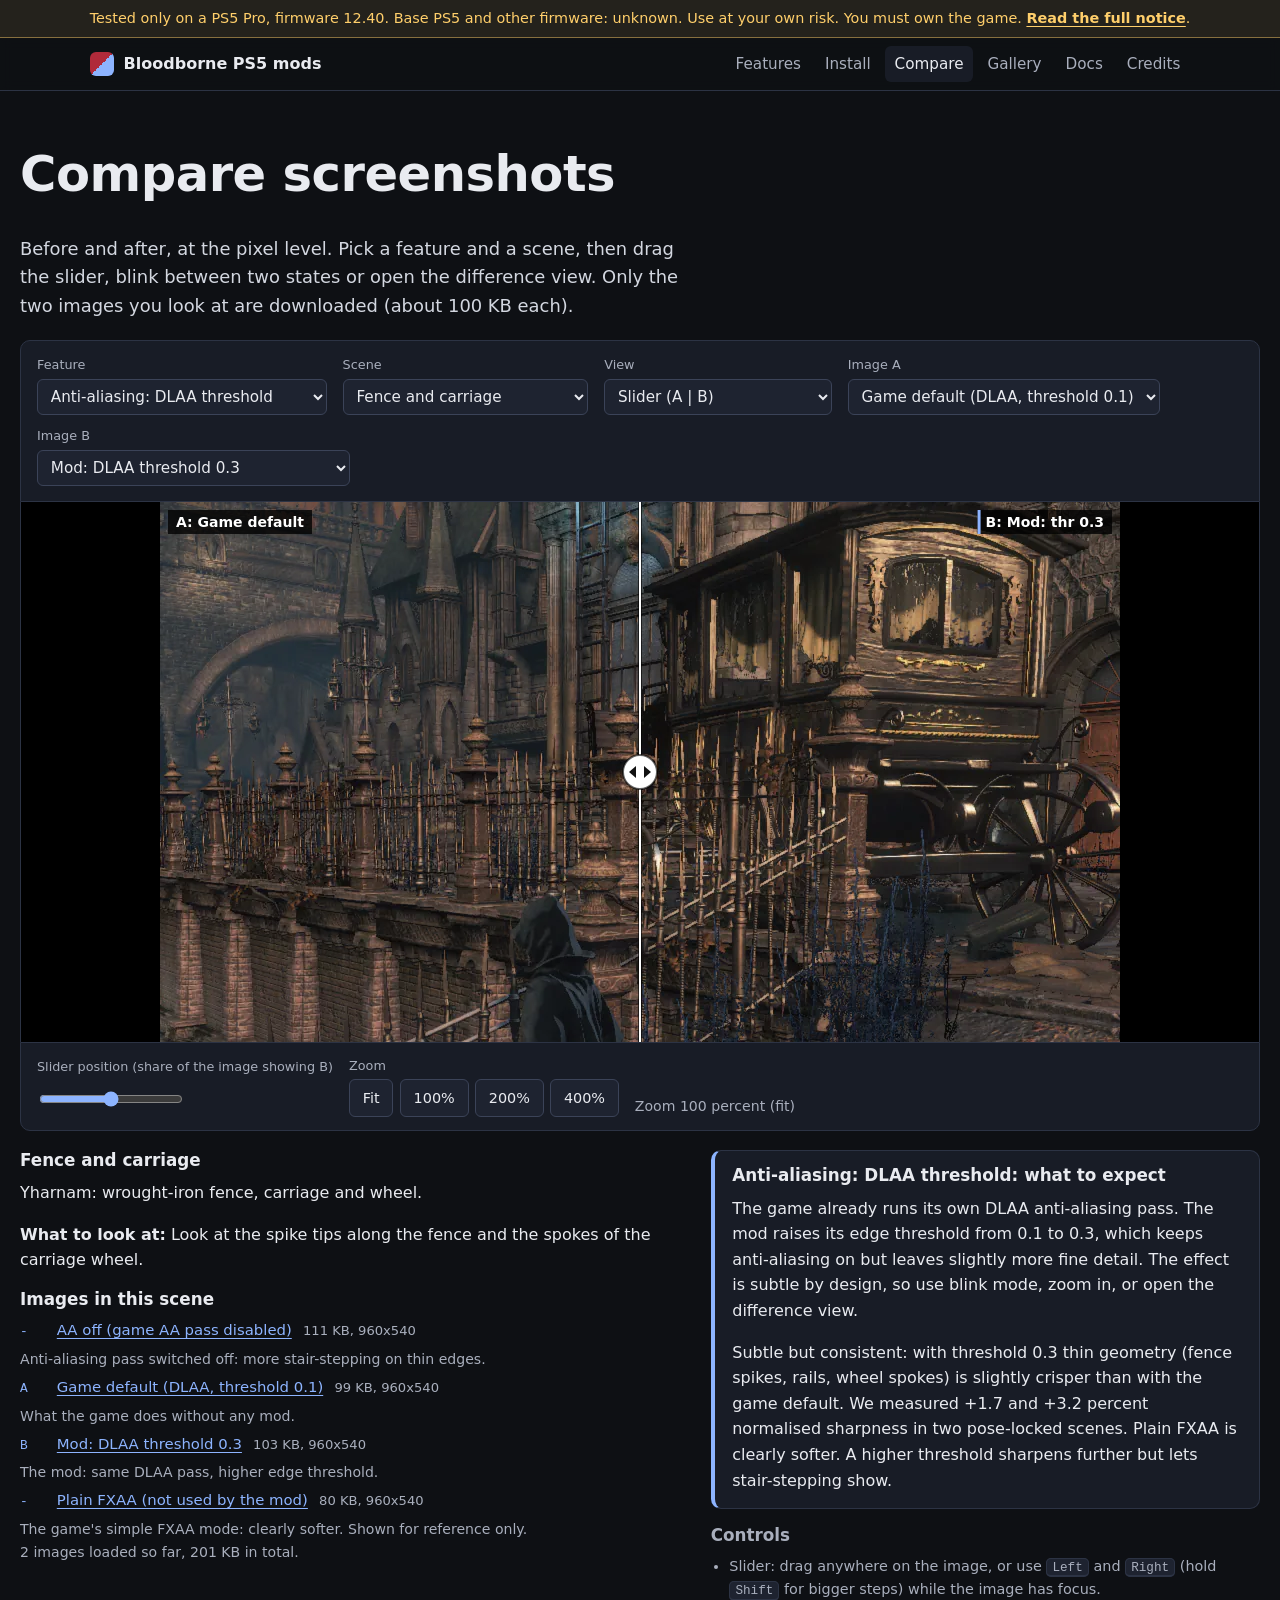
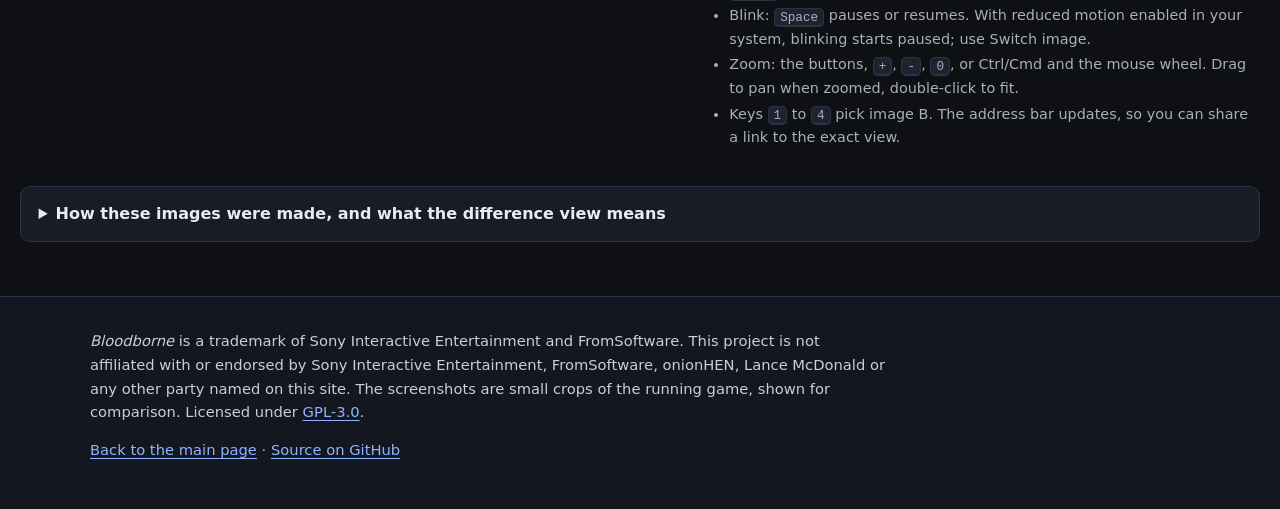
<file: site/compare.html>
<!DOCTYPE html>
<html lang="en">
<head>
<meta charset="utf-8">
<meta name="viewport" content="width=device-width, initial-scale=1">
<title>Compare screenshots - Bloodborne PS5 mods</title>
<meta name="description" content="Lightweight before/after comparison of the Bloodborne PS5 mods: slider, blink and difference view on small 1:1 crops. Tested only on a PS5 Pro, firmware 12.40.">
<meta name="theme-color" content="#0e1014">
<link rel="icon" href="assets/favicon.svg" type="image/svg+xml">
<link rel="stylesheet" href="style.css">
<script src="assets/cmp/data.js" defer></script>
<script src="app.js" defer></script>
</head>
<body>
<a class="skip-link" href="#main">Skip to the comparison tool</a>

<div class="topnote" role="note">Tested only on a PS5 Pro, firmware 12.40. Base PS5 and other firmware: unknown. Use at your own risk. You must own the game. <a href="index.html#disclaimer">Read the full notice</a>.</div>

<header class="site-header">
  <div class="wrap">
    <a class="brand" href="index.html"><span class="brand-mark" aria-hidden="true"></span>Bloodborne PS5 mods</a>
    <nav class="nav" aria-label="Main">
      <ul>
        <li><a href="index.html#features">Features</a></li>
        <li><a href="index.html#install">Install</a></li>
        <li><a href="compare.html" aria-current="page">Compare</a></li>
        <li><a href="index.html#gallery">Gallery</a></li>
        <li><a href="index.html#docs">Docs</a></li>
        <li><a href="index.html#credits">Credits</a></li>
      </ul>
    </nav>
  </div>
</header>

<main id="main">
<section>
  <div class="wrap wide">
    <h1>Compare screenshots</h1>
    <p class="lead">Before and after, at the pixel level. Pick a feature and a scene, then drag the slider, blink between two states or open the difference view. Only the two images you look at are downloaded (about 100 KB each).</p>

    <noscript>
      <p class="nojs-note">The comparison tool needs JavaScript. Without it you can still open the individual images in <code>assets/cmp/</code>, or read the <a href="https://github.com/alfaiotadev/bloodborne-ps5-mods/blob/main/docs/features.md">feature reference</a>.</p>
    </noscript>

    <div id="cmp" class="cmp">
      <div class="cmp-controls" role="group" aria-label="Choose what to compare">
        <label class="field">Feature
          <select id="cmp-set"></select>
        </label>
        <label class="field">Scene
          <select id="cmp-scene"></select>
        </label>
        <label class="field">View
          <select id="cmp-mode"></select>
        </label>
        <label class="field">Image A
          <select id="cmp-a"></select>
        </label>
        <label class="field">Image B
          <select id="cmp-b"></select>
        </label>
        <label class="field hidden" id="f-c">Image C
          <select id="cmp-c"></select>
        </label>
        <label class="field hidden" id="f-d">Image D
          <select id="cmp-d"></select>
        </label>
      </div>

      <div class="cmp-stage">
        <div class="cmp-viewer" id="cmp-viewer">
          <canvas id="cmp-canvas" tabindex="0" role="img" aria-label="Image comparison" aria-describedby="cmp-keys"></canvas>
          <div class="cmp-status" id="cmp-status" role="status" aria-live="polite">Loading...</div>
        </div>
      </div>

      <div class="cmp-bar" role="group" aria-label="Viewer settings">
        <label class="field" id="f-split"><span>Slider position (share of the image showing B)</span>
          <input type="range" id="cmp-split" min="0" max="100" value="50">
        </label>
        <label class="field hidden" id="f-rate"><span>Blink interval</span>
          <select id="cmp-rate">
            <option value="400">0.4 s</option>
            <option value="800" selected>0.8 s</option>
            <option value="1500">1.5 s</option>
          </select>
        </label>
        <div class="field hidden" id="f-blink">Blink control
          <div class="btn-row">
            <button type="button" id="cmp-pause" aria-pressed="false">Pause blink</button>
            <button type="button" id="cmp-flip">Switch image</button>
          </div>
        </div>
        <label class="field hidden" id="f-gain"><span>Gain: <span id="cmp-gain-val">8</span>x</span>
          <input type="range" id="cmp-gain" min="1" max="40" value="8">
        </label>
        <label class="field hidden" id="f-floor"><span>Noise floor: <span id="cmp-floor-val">6</span> levels</span>
          <input type="range" id="cmp-floor" min="0" max="30" value="6">
        </label>
        <div class="field">Zoom
          <div class="btn-row">
            <button type="button" id="cmp-zoom-fit">Fit</button>
            <button type="button" id="cmp-zoom-1">100%</button>
            <button type="button" id="cmp-zoom-2">200%</button>
            <button type="button" id="cmp-zoom-4">400%</button>
          </div>
        </div>
        <p class="small" id="cmp-zoom-label" style="margin:0" aria-live="off"></p>
      </div>
      <p class="visually-hidden" id="cmp-sr" aria-live="polite"></p>

      <div class="cmp-info">
        <div>
          <h2 id="cmp-title">Scene</h2>
          <p id="cmp-desc"></p>
          <p><strong>What to look at:</strong> <span id="cmp-hint"></span></p>
          <h3>Images in this scene</h3>
          <ul class="state-list" id="cmp-states"></ul>
          <p class="small" id="cmp-stats" role="status"></p>
          <p class="small" id="cmp-loaded"></p>
        </div>
        <div>
          <div class="verdict">
            <h3 id="cmp-verdict-title">What to expect</h3>
            <div id="cmp-verdict"></div>
          </div>
          <div id="cmp-keys" class="keys" style="margin-top:1rem">
            <h3>Controls</h3>
            <ul>
              <li>Slider: drag anywhere on the image, or use <kbd>Left</kbd> and <kbd>Right</kbd> (hold <kbd>Shift</kbd> for bigger steps) while the image has focus.</li>
              <li>Blink: <kbd>Space</kbd> pauses or resumes. With reduced motion enabled in your system, blinking starts paused; use Switch image.</li>
              <li>Zoom: the buttons, <kbd>+</kbd>, <kbd>-</kbd>, <kbd>0</kbd>, or Ctrl/Cmd and the mouse wheel. Drag to pan when zoomed, double-click to fit.</li>
              <li>Keys <kbd>1</kbd> to <kbd>4</kbd> pick image B. The address bar updates, so you can share a link to the exact view.</li>
            </ul>
          </div>
        </div>
      </div>

      <details class="method">
        <summary>How these images were made, and what the difference view means</summary>
        <ul>
          <li>All images of one scene come from one capture session with the character and the camera pose locked, taken with the console's own screenshot function at 3840x2160. The game renders at 1080p, so each screenshot was reduced 2x with a box filter back to the game's native resolution, and the crops here are 1:1 game pixels (full frames for the field-of-view and camera scenes are scaled to 1280x720).</li>
          <li>Images are lossy WebP (quality 80), cropped to about 960x540. This keeps each image near 100 KB, but it adds compression noise of its own. The difference view therefore has a noise floor control: differences smaller than the floor are ignored. Treat the percentages as approximate.</li>
          <li>The difference view is computed in your browser from the two decoded images (brightness only, absolute difference, multiplied by the gain). Moving objects such as foliage and the character idle animation also show up as differences. They are not caused by the mod.</li>
          <li>Different scenes were captured in different sessions. Only compare images inside one scene.</li>
          <li>When a scene shows no visible difference, that is a real result and is stated next to it. We do not retouch or select frames to look better.</li>
        </ul>
      </details>
    </div>
  </div>
</section>
</main>

<footer class="site-footer">
  <div class="wrap">
    <p class="legal"><em>Bloodborne</em> is a trademark of Sony Interactive Entertainment and FromSoftware. This project is not affiliated with or endorsed by Sony Interactive Entertainment, FromSoftware, onionHEN, Lance McDonald or any other party named on this site. The screenshots are small crops of the running game, shown for comparison. Licensed under <a href="https://github.com/alfaiotadev/bloodborne-ps5-mods/blob/main/LICENSE">GPL-3.0</a>.</p>
    <p><a href="index.html">Back to the main page</a> &middot; <a href="https://github.com/alfaiotadev/bloodborne-ps5-mods">Source on GitHub</a></p>
  </div>
</footer>
</body>
</html>
</file>
<file: site/style.css>
/* Bloodborne PS5 mods - project site. Plain CSS, no frameworks, no external fonts. */

:root {
  color-scheme: dark;
  --bg: #0e1014;
  --bg-2: #141720;
  --card: #181c26;
  --card-2: #1e2330;
  --line: #2c3344;
  --text: #e9ebf0;
  --muted: #a9afbd;
  --accent: #8db4ff;
  --accent-ink: #0b1220;
  --ok: #7fdca8;
  --warn: #ffcf6b;
  --warn-bg: rgba(255, 207, 107, 0.09);
  --exp: #ffb36b;
  --radius: 10px;
  --maxw: 1100px;
  --font: system-ui, -apple-system, "Segoe UI", Roboto, "Helvetica Neue", Arial, sans-serif;
  --mono: ui-monospace, SFMono-Regular, Menlo, Consolas, "Liberation Mono", monospace;
}

*, *::before, *::after { box-sizing: border-box; }

html { scroll-padding-top: 4.5rem; -webkit-text-size-adjust: 100%; }
@media (prefers-reduced-motion: no-preference) {
  html { scroll-behavior: smooth; }
}

body {
  margin: 0;
  background: var(--bg);
  color: var(--text);
  font: 1rem/1.6 var(--font);
}

img, canvas { max-width: 100%; }
img { height: auto; }

a { color: var(--accent); text-underline-offset: 0.18em; }
a:hover { color: #c3d7ff; }

h1, h2, h3 { line-height: 1.2; margin: 0 0 0.6em; font-weight: 700; }
h1 { font-size: clamp(2rem, 5vw, 3.1rem); letter-spacing: -0.01em; }
h2 { font-size: clamp(1.45rem, 3vw, 1.9rem); }
h3 { font-size: 1.1rem; }
p { margin: 0 0 1em; }
ul, ol { margin: 0 0 1em; padding-left: 1.3em; }
code, kbd {
  font-family: var(--mono);
  font-size: 0.88em;
  background: var(--card-2);
  border: 1px solid var(--line);
  border-radius: 5px;
  padding: 0.05em 0.4em;
  overflow-wrap: anywhere;
}
kbd { border-bottom-width: 2px; }

/* Focus: always visible, high contrast */
:focus-visible {
  outline: 3px solid #fff;
  outline-offset: 3px;
  box-shadow: 0 0 0 6px rgba(141, 180, 255, 0.55);
  border-radius: 4px;
}

.skip-link {
  position: absolute;
  left: 0.5rem;
  top: -4rem;
  background: var(--accent);
  color: var(--accent-ink);
  padding: 0.6rem 1rem;
  border-radius: 6px;
  font-weight: 700;
  z-index: 100;
}
.skip-link:focus { top: 0.5rem; }

.visually-hidden {
  position: absolute !important;
  width: 1px; height: 1px;
  margin: -1px; padding: 0; border: 0;
  overflow: hidden;
  clip: rect(0 0 0 0);
  white-space: nowrap;
}

.wrap { width: min(100% - 2rem, var(--maxw)); margin-inline: auto; }
.wrap.wide { --maxw: 1240px; }

/* ---------- top notice + header ---------- */
.topnote {
  background: var(--warn-bg);
  border-bottom: 1px solid rgba(255, 207, 107, 0.45);
  color: var(--warn);
  font-size: 0.9rem;
  text-align: center;
  padding: 0.45rem 1rem;
}
.topnote a { color: inherit; font-weight: 700; }

.site-header {
  position: sticky;
  top: 0;
  z-index: 50;
  background: rgba(14, 16, 20, 0.94);
  border-bottom: 1px solid var(--line);
  backdrop-filter: blur(6px);
}
.site-header .wrap {
  display: flex;
  flex-wrap: wrap;
  align-items: center;
  justify-content: space-between;
  gap: 0.25rem 1.2rem;
  padding-block: 0.5rem;
}
.brand {
  display: inline-flex;
  align-items: center;
  gap: 0.6rem;
  font-weight: 800;
  color: var(--text);
  text-decoration: none;
}
.brand-mark {
  width: 1.5rem; height: 1.5rem;
  border-radius: 6px;
  background: linear-gradient(135deg, #b02a3a 0 50%, #8db4ff 50% 100%);
  flex: none;
}
.nav ul {
  display: flex;
  flex-wrap: wrap;
  gap: 0.1rem 0.3rem;
  list-style: none;
  margin: 0; padding: 0;
}
.nav a {
  display: inline-block;
  padding: 0.35rem 0.6rem;
  border-radius: 6px;
  color: var(--muted);
  text-decoration: none;
  font-size: 0.95rem;
}
.nav a:hover, .nav a[aria-current="page"] { color: var(--text); background: var(--card); }

/* ---------- hero ---------- */
.hero {
  background:
    radial-gradient(1000px 420px at 85% -10%, rgba(141, 180, 255, 0.14), transparent 60%),
    radial-gradient(800px 400px at 0% 110%, rgba(176, 42, 58, 0.16), transparent 60%),
    var(--bg);
  border-bottom: 1px solid var(--line);
}
.hero-grid {
  display: grid;
  gap: 2rem;
  align-items: center;
  padding-block: clamp(2rem, 6vw, 4rem);
}
@media (min-width: 880px) {
  .hero-grid { grid-template-columns: 1.05fr 0.95fr; }
}
.eyebrow {
  text-transform: uppercase;
  letter-spacing: 0.12em;
  font-size: 0.8rem;
  font-weight: 700;
  color: var(--accent);
  margin-bottom: 0.7rem;
}
.lead { font-size: 1.12rem; color: #d3d7e0; max-width: 60ch; }
.hero-actions { display: flex; flex-wrap: wrap; gap: 0.7rem; margin: 1.4rem 0 1.2rem; }
.hero-facts {
  display: flex; flex-wrap: wrap; gap: 0.4rem 1.2rem;
  list-style: none; margin: 0; padding: 0;
  color: var(--muted); font-size: 0.9rem;
}
.hero-facts li::before {
  content: "";
  display: inline-block;
  width: 0.45rem; height: 0.45rem;
  margin-right: 0.45rem;
  background: var(--accent);
  border-radius: 50%;
  vertical-align: middle;
}
.hero-shot {
  margin: 0;
  border: 1px solid var(--line);
  border-radius: var(--radius);
  overflow: hidden;
  background: #000;
  box-shadow: 0 18px 50px rgba(0, 0, 0, 0.55);
}
.hero-shot img { display: block; width: 100%; }
.hero-shot figcaption { padding: 0.5rem 0.8rem; font-size: 0.82rem; color: var(--muted); background: var(--card); }

.btn {
  display: inline-block;
  padding: 0.7rem 1.15rem;
  border-radius: 8px;
  border: 2px solid var(--accent);
  background: var(--accent);
  color: var(--accent-ink);
  font: inherit;
  font-weight: 700;
  text-decoration: none;
  cursor: pointer;
}
.btn:hover { background: #b7cffd; border-color: #b7cffd; color: var(--accent-ink); }
.btn.secondary { background: transparent; color: var(--accent); }
.btn.secondary:hover { background: rgba(141, 180, 255, 0.12); color: #c3d7ff; }
.btn.small { padding: 0.35rem 0.75rem; font-size: 0.9rem; }

/* ---------- sections ---------- */
section { padding-block: clamp(2rem, 5vw, 3.4rem); }
section + section { border-top: 1px solid var(--line); }
.section-intro { color: var(--muted); max-width: 70ch; }

/* disclaimer banner */
.disclaimer {
  margin-block: 0;
  padding-block: 1.8rem;
  background: var(--warn-bg);
  border-bottom: 1px solid rgba(255, 207, 107, 0.45);
}
.disclaimer .box {
  border: 2px solid var(--warn);
  border-radius: var(--radius);
  background: rgba(20, 17, 8, 0.7);
  padding: 1.2rem 1.4rem;
}
.disclaimer h2 { color: var(--warn); font-size: 1.35rem; margin-bottom: 0.5rem; display: flex; align-items: center; gap: 0.6rem; }
.disclaimer .tri {
  width: 1.5rem; height: 1.5rem; flex: none;
  background: var(--warn);
  clip-path: polygon(50% 5%, 100% 95%, 0 95%);
  position: relative;
}
.disclaimer ul { margin-bottom: 0.4em; }
.disclaimer li { margin-bottom: 0.35em; }
.disclaimer strong { color: #fff; }
.disclaimer p:last-child { margin-bottom: 0; }

/* filter chips */
.chips { display: flex; flex-wrap: wrap; gap: 0.5rem; margin: 1.2rem 0 1.4rem; }
.chip {
  font: inherit;
  font-size: 0.92rem;
  padding: 0.35rem 0.9rem;
  border-radius: 999px;
  border: 1px solid var(--line);
  background: var(--card);
  color: var(--text);
  cursor: pointer;
}
.chip:hover { border-color: var(--accent); }
.chip[aria-pressed="true"] { background: var(--accent); border-color: var(--accent); color: var(--accent-ink); font-weight: 700; }

/* feature cards */
.cards {
  display: grid;
  gap: 1rem;
  grid-template-columns: repeat(auto-fill, minmax(min(100%, 300px), 1fr));
  list-style: none;
  padding: 0;
  margin: 0;
}
.card {
  background: var(--card);
  border: 1px solid var(--line);
  border-radius: var(--radius);
  padding: 1.1rem 1.15rem 1.15rem;
  display: flex;
  flex-direction: column;
  gap: 0.55rem;
}
.card[hidden] { display: none; }
.card h3 { margin: 0; font-size: 1.05rem; }
.card p { margin: 0; color: #cfd4de; font-size: 0.96rem; }
.card .more { margin-top: auto; font-size: 0.9rem; }
.badges { display: flex; flex-wrap: wrap; gap: 0.35rem; }
.badge {
  display: inline-flex;
  align-items: center;
  gap: 0.35rem;
  font-size: 0.74rem;
  font-weight: 700;
  letter-spacing: 0.04em;
  text-transform: uppercase;
  padding: 0.18rem 0.55rem;
  border-radius: 999px;
  border: 1px solid var(--line);
  color: var(--muted);
  white-space: nowrap;
}
.badge::before {
  content: "";
  width: 0.55rem; height: 0.55rem;
  border-radius: 50%;
  border: 2px solid currentColor;
}
.badge.on { color: var(--ok); border-color: rgba(127, 220, 168, 0.55); }
.badge.on::before { background: currentColor; }
.badge.off { color: var(--muted); }
.badge.exp { color: var(--exp); border-color: rgba(255, 179, 107, 0.55); }
.badge.exp::before { border-radius: 2px; transform: rotate(45deg); }
.legend-note { color: var(--muted); font-size: 0.9rem; margin-top: 1rem; }

/* steps */
.steps { list-style: none; counter-reset: step; padding: 0; margin: 1.4rem 0 0; display: grid; gap: 1rem; }
@media (min-width: 880px) { .steps { grid-template-columns: repeat(3, 1fr); } }
.steps li {
  counter-increment: step;
  background: var(--card);
  border: 1px solid var(--line);
  border-radius: var(--radius);
  padding: 1.1rem 1.15rem;
}
.steps li::before {
  content: counter(step);
  display: grid;
  place-items: center;
  width: 2rem; height: 2rem;
  margin-bottom: 0.6rem;
  border-radius: 50%;
  background: var(--accent);
  color: var(--accent-ink);
  font-weight: 800;
}
.steps h3 { margin-bottom: 0.4em; }
.steps p { margin: 0 0 0.6em; color: #cfd4de; font-size: 0.96rem; }
.steps p:last-child { margin-bottom: 0; }

/* compare teaser tiles */
.tiles { display: grid; gap: 1rem; grid-template-columns: repeat(auto-fill, minmax(min(100%, 240px), 1fr)); margin: 1.3rem 0 0; padding: 0; list-style: none; }
.tile {
  display: block;
  height: 100%;
  background: var(--card);
  border: 1px solid var(--line);
  border-radius: var(--radius);
  padding: 1rem 1.1rem;
  color: var(--text);
  text-decoration: none;
}
.tile:hover { border-color: var(--accent); background: var(--card-2); color: var(--text); }
.tile strong { display: block; margin-bottom: 0.25rem; color: var(--accent); }
.tile span { color: var(--muted); font-size: 0.92rem; }

/* gallery */
.gallery { display: grid; gap: 1.1rem; grid-template-columns: repeat(auto-fill, minmax(min(100%, 330px), 1fr)); margin: 1.4rem 0 0; padding: 0; list-style: none; }
.gallery figure { margin: 0; background: var(--card); border: 1px solid var(--line); border-radius: var(--radius); overflow: hidden; height: 100%; display: flex; flex-direction: column; }
.gallery img, .gallery video { display: block; width: 100%; height: auto; background: #000; }
.gallery figcaption { padding: 0.65rem 0.85rem 0.8rem; font-size: 0.9rem; color: #cfd4de; }
.gallery figcaption strong { color: var(--text); }
.placeholder {
  border: 2px dashed var(--line) !important;
  background: repeating-linear-gradient(135deg, var(--card) 0 14px, var(--bg-2) 14px 28px) !important;
}
.placeholder .ph-box { aspect-ratio: 16 / 9; display: grid; place-items: center; text-align: center; padding: 1rem; background: transparent; }
.placeholder .play {
  width: 3.4rem; height: 3.4rem;
  border-radius: 50%;
  border: 3px solid var(--muted);
  display: grid; place-items: center;
  margin: 0 auto 0.6rem;
}
.placeholder .play::before {
  content: "";
  width: 0; height: 0;
  border-left: 0.95rem solid var(--muted);
  border-top: 0.6rem solid transparent;
  border-bottom: 0.6rem solid transparent;
  margin-left: 0.25rem;
}
.placeholder .soon { font-weight: 800; letter-spacing: 0.06em; text-transform: uppercase; color: var(--muted); }

/* docs + credits */
.doc-links { display: grid; gap: 0.8rem; grid-template-columns: repeat(auto-fill, minmax(min(100%, 250px), 1fr)); list-style: none; margin: 1.3rem 0 0; padding: 0; }
.credits-grid { display: grid; gap: 1.3rem 2rem; }
@media (min-width: 880px) { .credits-grid { grid-template-columns: 1fr 1.3fr; } }
.credit-list { list-style: none; padding: 0; margin: 0; display: grid; gap: 0.5rem; }
.credit-list li { border-left: 3px solid var(--line); padding-left: 0.8rem; color: #cfd4de; font-size: 0.95rem; }
.credit-list li strong { color: var(--text); }
.pull {
  background: var(--card);
  border: 1px solid var(--line);
  border-left: 4px solid var(--accent);
  border-radius: var(--radius);
  padding: 1.1rem 1.2rem;
}
.pull h3 { margin-bottom: 0.4em; }

/* footer */
.site-footer { border-top: 1px solid var(--line); background: var(--bg-2); padding-block: 2rem; color: var(--muted); font-size: 0.92rem; }
.site-footer p { max-width: 85ch; }
.site-footer .legal { color: #c9cedb; }

/* ---------- comparison tool ---------- */
.cmp { margin-top: 1.2rem; }
.cmp-controls {
  display: flex;
  flex-wrap: wrap;
  gap: 0.7rem 1rem;
  align-items: end;
  padding: 0.9rem 1rem;
  background: var(--card);
  border: 1px solid var(--line);
  border-radius: var(--radius) var(--radius) 0 0;
}
.field { display: flex; flex-direction: column; gap: 0.2rem; font-size: 0.8rem; color: var(--muted); min-width: 0; }
.field select, .field input[type="range"] { font: inherit; font-size: 0.95rem; }
.field select {
  background: var(--card-2);
  color: var(--text);
  border: 1px solid #3b4358;
  border-radius: 6px;
  padding: 0.45rem 0.55rem;
  max-width: 100%;
}
.field.hidden, .hidden { display: none !important; }
.field input[type="range"] { accent-color: var(--accent); width: 9rem; height: 2rem; }
.cmp-stage {
  background: #000;
  border-inline: 1px solid var(--line);
  padding: 0;
  display: flex;
  justify-content: center;
}
.cmp-viewer {
  position: relative;
  width: 100%;
  margin-inline: auto;
  background: #000;
  overflow: hidden;
  user-select: none;
  -webkit-user-select: none;
  aspect-ratio: 16 / 9;
  max-height: 80vh;
}
.cmp-viewer canvas { display: block; width: 100%; height: 100%; cursor: default; }
.cmp-viewer canvas.slider { cursor: ew-resize; }
.cmp-viewer canvas.pan { cursor: grab; }
.cmp-viewer canvas.panning { cursor: grabbing; }
.cmp-viewer canvas:focus-visible { outline-offset: -4px; }
.cmp-status {
  position: absolute;
  left: 50%; top: 50%;
  transform: translate(-50%, -50%);
  background: rgba(0, 0, 0, 0.82);
  border: 1px solid var(--line);
  border-radius: 8px;
  padding: 0.7rem 1rem;
  max-width: min(92%, 34rem);
  text-align: center;
  font-size: 0.95rem;
}
.cmp-status:empty { display: none; }
.cmp-bar {
  display: flex;
  flex-wrap: wrap;
  gap: 0.6rem 1rem;
  align-items: end;
  padding: 0.8rem 1rem;
  background: var(--card);
  border: 1px solid var(--line);
  border-radius: 0 0 var(--radius) var(--radius);
}
.btn-row { display: flex; flex-wrap: wrap; gap: 0.4rem; }
.cmp-bar button {
  font: inherit;
  font-size: 0.9rem;
  padding: 0.4rem 0.8rem;
  background: var(--card-2);
  color: var(--text);
  border: 1px solid #3b4358;
  border-radius: 6px;
  cursor: pointer;
}
.cmp-bar button:hover { border-color: var(--accent); }
.cmp-bar button[aria-pressed="true"] { background: var(--accent); color: var(--accent-ink); border-color: var(--accent); font-weight: 700; }
.cmp-info { margin-top: 1.2rem; display: grid; gap: 1.2rem; }
@media (min-width: 880px) { .cmp-info { grid-template-columns: 1.1fr 0.9fr; } }
.cmp-info h2, .cmp-info h3 { font-size: 1.05rem; }
.state-list { list-style: none; padding: 0; margin: 0; display: grid; gap: 0.35rem; }
.state-list li { display: flex; flex-wrap: wrap; gap: 0.3rem 0.7rem; align-items: baseline; font-size: 0.93rem; }
.state-list .tag { font-family: var(--mono); font-size: 0.8rem; color: var(--accent); min-width: 1.6rem; }
.state-list .size { color: var(--muted); font-size: 0.82rem; }
.verdict {
  border: 1px solid var(--line);
  border-left: 4px solid var(--accent);
  border-radius: var(--radius);
  background: var(--card);
  padding: 0.9rem 1.1rem;
}
.verdict p:last-child { margin-bottom: 0; }
.keys { color: var(--muted); font-size: 0.9rem; }
.keys li { margin-bottom: 0.2em; }
.small { font-size: 0.88rem; color: var(--muted); }
details.method { margin-top: 1.4rem; background: var(--card); border: 1px solid var(--line); border-radius: var(--radius); padding: 0.7rem 1.1rem; }
details.method summary { cursor: pointer; font-weight: 700; padding-block: 0.2rem; }
details.method[open] summary { margin-bottom: 0.6rem; }

.nojs-note { border: 1px dashed var(--line); border-radius: var(--radius); padding: 1rem; color: var(--muted); }

@media (forced-colors: active) {
  .btn, .chip, .badge, .card, .tile { border: 1px solid CanvasText; }
}
@media (prefers-reduced-motion: reduce) {
  * { animation: none !important; transition: none !important; }
}
</file>
